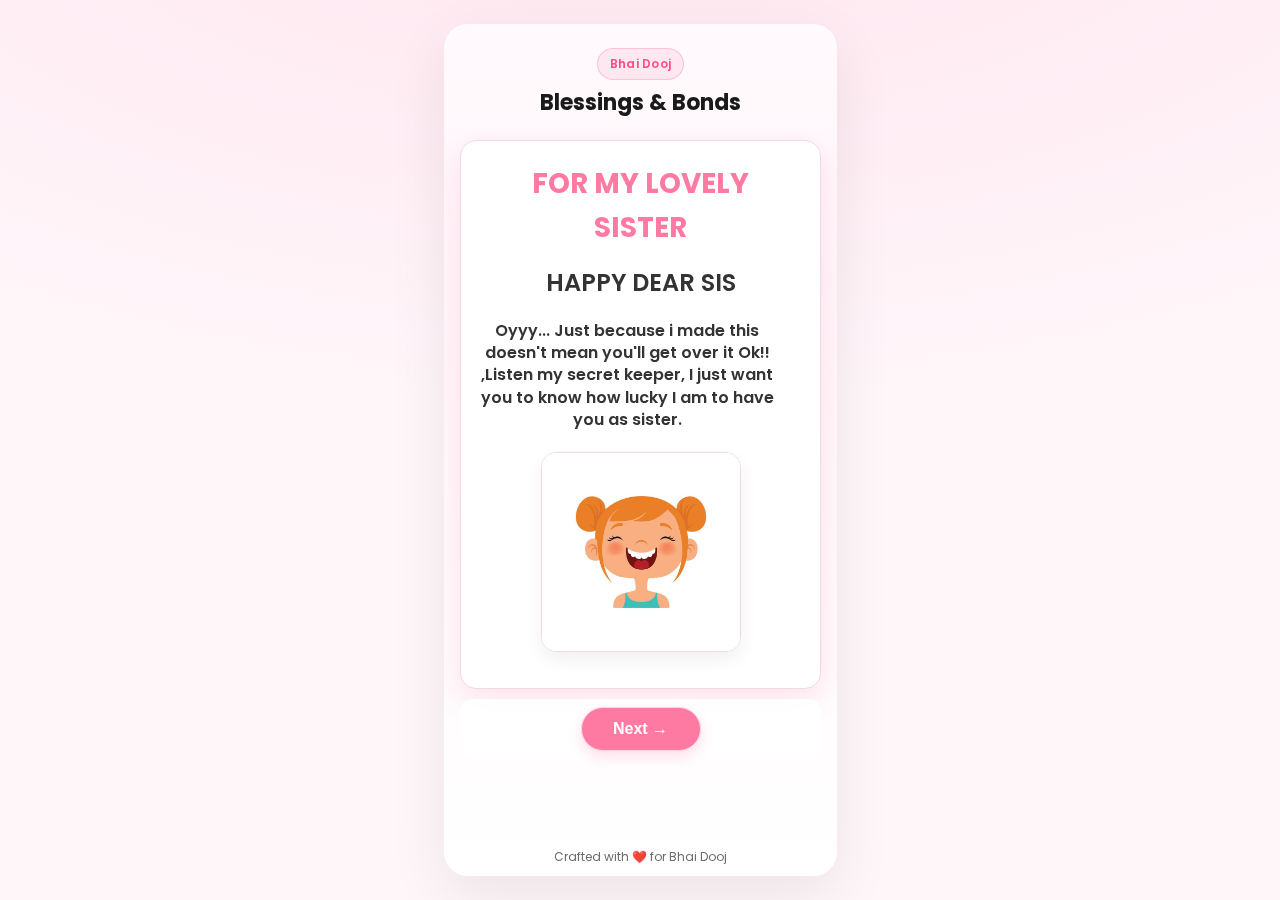
<file: index.html>
<!DOCTYPE html>
<html lang="en">
  <head>
    <meta charset="utf-8" />
    <meta name="viewport" content="width=device-width, initial-scale=1, viewport-fit=cover" />
    <meta name="theme-color" content="#ff7aa2" />
    <title>Bhai Dooj</title>
    <link rel="preconnect" href="https://fonts.googleapis.com" />
    <link rel="preconnect" href="https://fonts.gstatic.com" crossorigin />
    <link href="https://fonts.googleapis.com/css2?family=Poppins:wght@300;400;600;700&display=swap" rel="stylesheet" />
    <link rel="stylesheet" href="styles.css" />
  </head>
  <body>
    <div id="app-viewport">
      <div id="app-root" role="application" aria-label="Bhai Dooj App" tabindex="-1">
        <header class="app-header">
          <div class="badge">Bhai Dooj</div>
          <h1 class="title">Blessings & Bonds</h1>
        </header>

        <main class="app-main">
          <!-- Page 1: Landing Page -->
          <div class="page-content" id="page1">
            <section class="landing">
              <div class="landing-title" style="font-size: 28px; font-weight: 700; color: #ff7aa2; text-align: center; margin: 10px 0; line-height: 1.2;">
                FOR MY LOVELY
              </div>
              <div style="font-size: 28px; font-weight: 700; color: #ff7aa2; text-align: center; margin: 0 0 20px 0; line-height: 1.2;">
                SISTER
              </div>
              <div style="font-size: 24px; font-weight: 600; color: #333; text-align: center; margin: 10px 0;">
                HAPPY DEAR SIS
              </div>
              
              <p class="landing-lead" style="font-size: 16px; color: #333; text-align: center; margin: 20px 0; line-height: 1.4; max-width: 300px;">
                Oyyy... Just because i made this doesn't mean you'll get over it Ok!! ,Listen my secret keeper, I just want you to know how lucky I am to have you as sister.
              </p>
              <img class="landing-img" src="jI3ylnP2.jpg" alt="Brother and Sister" style="width: 200px; height: auto; display: block; margin: 20px auto; border-radius: 15px;" />
            </section>

            <div class="bottom-cta" style="margin-top: 10px;">
              <button class="btn light" id="btnNext" style="background: #ff7aa2; color: white; padding: 12px 24px; border-radius: 25px; font-size: 16px; font-weight: 600;">Next →</button>
            </div>
          </div>

          <!-- Page 2: Game Page -->
          <div class="page-content" id="page2" style="display: none;">
            <section class="game-section">
              <div class="game-info">
                <div class="player-info">
                  <div class="player boy-player">
                    <img src="k9_ikIy4.jpg" alt="Boy" class="player-avatar" />
                    <span class="player-name">AI Brother</span>
                  </div>
                  <div class="vs">VS</div>
                  <div class="player girl-player">
                    <img src="jI3ylnP2.jpg" alt="Girl" class="player-avatar" />
                    <span class="player-name">Sister</span>
                  </div>
                </div>
                <div class="current-player" id="currentPlayer">Sister's Turn</div>
              </div>
              
              <div class="task-description">
                <h3>🎯 Sister's Mission</h3>
                <p class="task-text">
                  <strong>Beat your annoying brother!</strong> He thinks he's so smart with his "brain" 
                  but you're going to show him who's really the clever one! 😤
                </p>
                <p class="task-text">
                  Win this game and prove that sisters are always smarter than brothers! 
                  Make him eat his digital dust! 💪✨
                </p>
                <div class="win-condition">
                  <span class="win-text">🏆 Win the game to unlock the next page! 🏆</span>
                </div>
              </div>
              
              <div class="game-board" id="gameBoard">
                <div class="cell" data-index="0"></div>
                <div class="cell" data-index="1"></div>
                <div class="cell" data-index="2"></div>
                <div class="cell" data-index="3"></div>
                <div class="cell" data-index="4"></div>
                <div class="cell" data-index="5"></div>
                <div class="cell" data-index="6"></div>
                <div class="cell" data-index="7"></div>
                <div class="cell" data-index="8"></div>
              </div>
              
              <div class="game-controls">
                <button class="btn primary" id="nextPage" style="display: none;">Next</button>
                <button class="btn secondary" id="playAgain" style="display: none;">Play Again</button>
                <button class="btn ghost" id="backToHome">Back</button>
              </div>
              
              <div class="game-result" id="gameResult" style="display: none;">
                <h3 id="resultText"></h3>
              </div>
            </section>
          </div>

          <!-- Page 3: Letter Page -->
          <div class="page-content" id="page3" style="display: none;">
            <div class="letter-page">
              <div class="letter-card">
                <div class="shinchan-character">
                  <img src="oC_Y2hO0-removebg-preview.png" alt="Shin-chan" class="shinchan-img" />
                </div>
                
                <div class="letter-header">
                  <h1 class="letter-title">A LETTER</h1>
                  <h2 class="letter-subtitle">FROM YOUR BHAI</h2>
                  <div class="star-divider">✦</div>
                </div>
                
                <div class="letter-body">
                  <p class="greeting">Dear Sister 💖✨</p>
                  
                  <p class="letter-message">
                    I just want to remind you how special you are to me. 
                    May your life shine as bright as your smile, and may 
                    chocolates always find their way to you 🍫
                  </p>
                  
                  <div class="sparkles">✨ ✨</div>
                  
                  <p class="signature">- With love, your brother</p>
                  
                  <div class="envelope-icon">💌</div>
                </div>
              </div>
              
              <div class="happy-badge">
                <div class="badge-content">
                  <span class="badge-top">HAPPY</span>
                  <div class="badge-heart">❤️</div>
                  <span class="badge-bottom">BHAI DOOJ</span>
                </div>
              </div>
              
              <div class="letter-controls">
                <button class="btn back-btn" id="backToGame">← Back</button>
                <button class="btn next-btn" id="nextPage">Next →</button>
              </div>
            </div>
          </div>

          <!-- Page 4: Next Page -->
          <div class="page-content" id="page4" style="display: none;">
            <div class="next-page-container">
              <div class="next-page-content">
                <h1 class="next-page-title">🎉 Congratulations! 🎉</h1>
                <p class="next-page-message">
                  You've completed the Bhai Dooj journey! 
                  The bond between siblings is truly special.
                </p>
                <div class="celebration-icons">
                  <span class="celebration-icon">🎊</span>
                  <span class="celebration-icon">🎉</span>
                  <span class="celebration-icon">💕</span>
                  <span class="celebration-icon">🎊</span>
                </div>
              </div>
              
              <div class="next-page-controls">
                <button class="btn back-btn" id="backToLetter">← Back</button>
                <button class="btn next-btn" id="backToHome">Home →</button>
              </div>
            </div>
          </div>
        </main>

        <footer class="app-footer">
          <small>Crafted with ❤️ for Bhai Dooj</small>
        </footer>
      </div>
    </div>

    <canvas id="confettiCanvas" aria-hidden="true"></canvas>
    <script src="app.js"></script>
  </body>
</html>
</file>
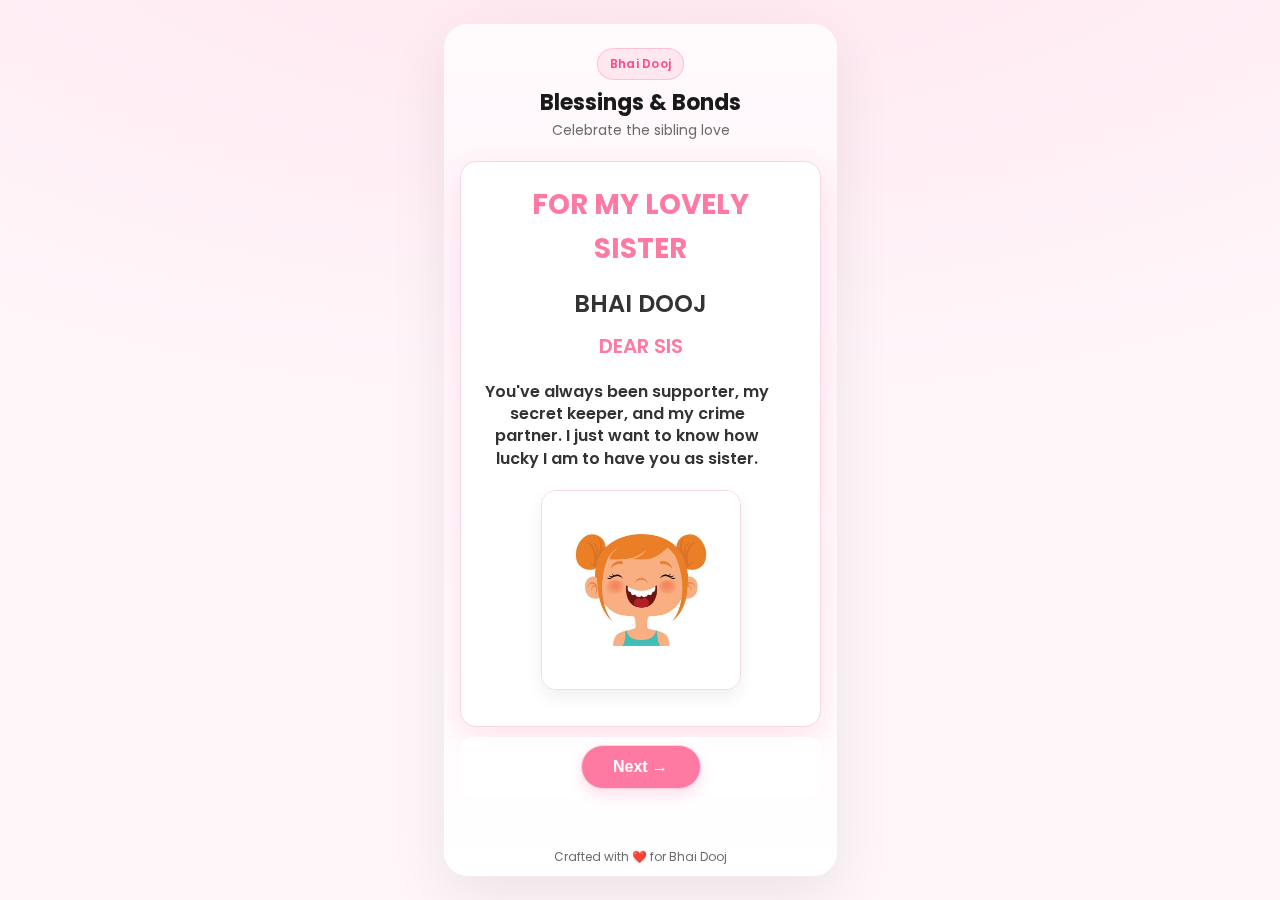
<file: app.html>
<!DOCTYPE html>
<html lang="en">
  <head>
    <meta charset="utf-8" />
    <meta name="viewport" content="width=device-width, initial-scale=1, viewport-fit=cover" />
    <meta name="theme-color" content="#ff7aa2" />
    <title>Bhai Dooj</title>
    <link rel="preconnect" href="https://fonts.googleapis.com" />
    <link rel="preconnect" href="https://fonts.gstatic.com" crossorigin />
    <link href="https://fonts.googleapis.com/css2?family=Poppins:wght@300;400;600;700&display=swap" rel="stylesheet" />
    <link rel="stylesheet" href="styles.css" />
  </head>
  <body>
    <div id="app-viewport">
      <div id="app-root" role="application" aria-label="Bhai Dooj App" tabindex="-1">
        <header class="app-header">
          <div class="badge">Bhai Dooj</div>
          <h1 class="title">Blessings & Bonds</h1>
          <p class="subtitle">Celebrate the sibling love</p>
        </header>

        <main class="app-main">
          <!-- Page 1: Landing Page -->
          <div class="page-content" id="page1">
            <section class="landing">
              <div class="landing-title" style="font-size: 28px; font-weight: 700; color: #ff7aa2; text-align: center; margin: 10px 0; line-height: 1.2;">
                FOR MY LOVELY
              </div>
              <div style="font-size: 28px; font-weight: 700; color: #ff7aa2; text-align: center; margin: 0 0 20px 0; line-height: 1.2;">
                SISTER
              </div>
              <div style="font-size: 24px; font-weight: 600; color: #333; text-align: center; margin: 10px 0;">
                BHAI DOOJ
              </div>
              <div style="font-size: 20px; font-weight: 600; color: #ff7aa2; text-align: center; margin: 10px 0;">
                DEAR SIS
              </div>
              <p class="landing-lead" style="font-size: 16px; color: #333; text-align: center; margin: 20px 0; line-height: 1.4; max-width: 300px;">
                You've always been supporter, my secret keeper, and my crime partner. I just want to know how lucky I am to have you as sister.
              </p>
              <img class="landing-img" src="jI3ylnP2.jpg" alt="Brother and Sister" style="width: 200px; height: auto; display: block; margin: 20px auto; border-radius: 15px;" />
            </section>

            <div class="bottom-cta" style="margin-top: 10px;">
              <button class="btn light" id="btnNext" style="background: #ff7aa2; color: white; padding: 12px 24px; border-radius: 25px; font-size: 16px; font-weight: 600;">Next →</button>
            </div>
          </div>

          <!-- Page 2: Game Page -->
          <div class="page-content" id="page2" style="display: none;">
            <section class="game-section">
              <div class="game-info">
                <div class="player-info">
                  <div class="player boy-player">
                    <img src="k9_ikIy4.jpg" alt="Boy" class="player-avatar" />
                    <span class="player-name">AI Brother</span>
                  </div>
                  <div class="vs">VS</div>
                  <div class="player girl-player">
                    <img src="jI3ylnP2.jpg" alt="Girl" class="player-avatar" />
                    <span class="player-name">Sister</span>
                  </div>
                </div>
                <div class="current-player" id="currentPlayer">Sister's Turn</div>
              </div>
              
              <div class="task-description">
                <h3>🎯 Sister's Mission</h3>
                <p class="task-text">
                  <strong>Beat your annoying brother!</strong> He thinks he's so smart with his "brain" 
                  but you're going to show him who's really the clever one! 😤
                </p>
                <p class="task-text">
                  Win this game and prove that sisters are always smarter than brothers! 
                  Make him eat his digital dust! 💪✨
                </p>
                <div class="win-condition">
                  <span class="win-text">🏆 Win the game to unlock the next page! 🏆</span>
                </div>
              </div>
              
              <div class="game-board" id="gameBoard">
                <div class="cell" data-index="0"></div>
                <div class="cell" data-index="1"></div>
                <div class="cell" data-index="2"></div>
                <div class="cell" data-index="3"></div>
                <div class="cell" data-index="4"></div>
                <div class="cell" data-index="5"></div>
                <div class="cell" data-index="6"></div>
                <div class="cell" data-index="7"></div>
                <div class="cell" data-index="8"></div>
              </div>
              
              <div class="game-controls">
                <button class="btn primary" id="nextPage" style="display: none;">Next</button>
                <button class="btn secondary" id="playAgain" style="display: none;">Play Again</button>
                <button class="btn ghost" id="backToHome">Back</button>
              </div>
              
              <div class="game-result" id="gameResult" style="display: none;">
                <h3 id="resultText"></h3>
              </div>
            </section>
          </div>

          <!-- Page 3: Letter Page -->
          <div class="page-content" id="page3" style="display: none;">
            <div class="letter-page">
              <div class="letter-card">
                <div class="shinchan-character">
                  <img src="oC_Y2hO0-removebg-preview.png" alt="Shin-chan" class="shinchan-img" />
                </div>
                
                <div class="letter-header">
                  <h1 class="letter-title">A LETTER</h1>
                  <h2 class="letter-subtitle">FROM YOUR BHAI</h2>
                  <div class="star-divider">✦</div>
                </div>
                
                <div class="letter-body">
                  <p class="greeting">Dear Sister 💖✨</p>
                  
                  <p class="letter-message">
                    I just want to remind you how special you are to me. 
                    May your life shine as bright as your smile, and may 
                    chocolates always find their way to you 🍫
                  </p>
                  
                  <div class="sparkles">✨ ✨</div>
                  
                  <p class="signature">- With love, your brother</p>
                  
                  <div class="envelope-icon">💌</div>
                </div>
              </div>
              
              <div class="happy-badge">
                <div class="badge-content">
                  <span class="badge-top">HAPPY</span>
                  <div class="badge-heart">❤️</div>
                  <span class="badge-bottom">BHAI DOOJ</span>
                </div>
              </div>
              
              <div class="letter-controls">
                <button class="btn back-btn" id="backToGame">← Back</button>
                <button class="btn next-btn" id="nextPage">Next →</button>
              </div>
            </div>
          </div>

          <!-- Page 4: Next Page -->
          <div class="page-content" id="page4" style="display: none;">
            <div class="next-page-container">
              <div class="next-page-content">
                <h1 class="next-page-title">🎉 Congratulations! 🎉</h1>
                <p class="next-page-message">
                  You've completed the Bhai Dooj journey! 
                  The bond between siblings is truly special.
                </p>
                <div class="celebration-icons">
                  <span class="celebration-icon">🎊</span>
                  <span class="celebration-icon">🎉</span>
                  <span class="celebration-icon">💕</span>
                  <span class="celebration-icon">🎊</span>
                </div>
              </div>
              
              <div class="next-page-controls">
                <button class="btn back-btn" id="backToLetter">← Back</button>
                <button class="btn next-btn" id="backToHome">Home →</button>
              </div>
            </div>
          </div>
        </main>

        <footer class="app-footer">
          <small>Crafted with ❤️ for Bhai Dooj</small>
        </footer>
      </div>
    </div>

    <canvas id="confettiCanvas" aria-hidden="true"></canvas>
    <script src="app.js"></script>
  </body>
</html>
</file>
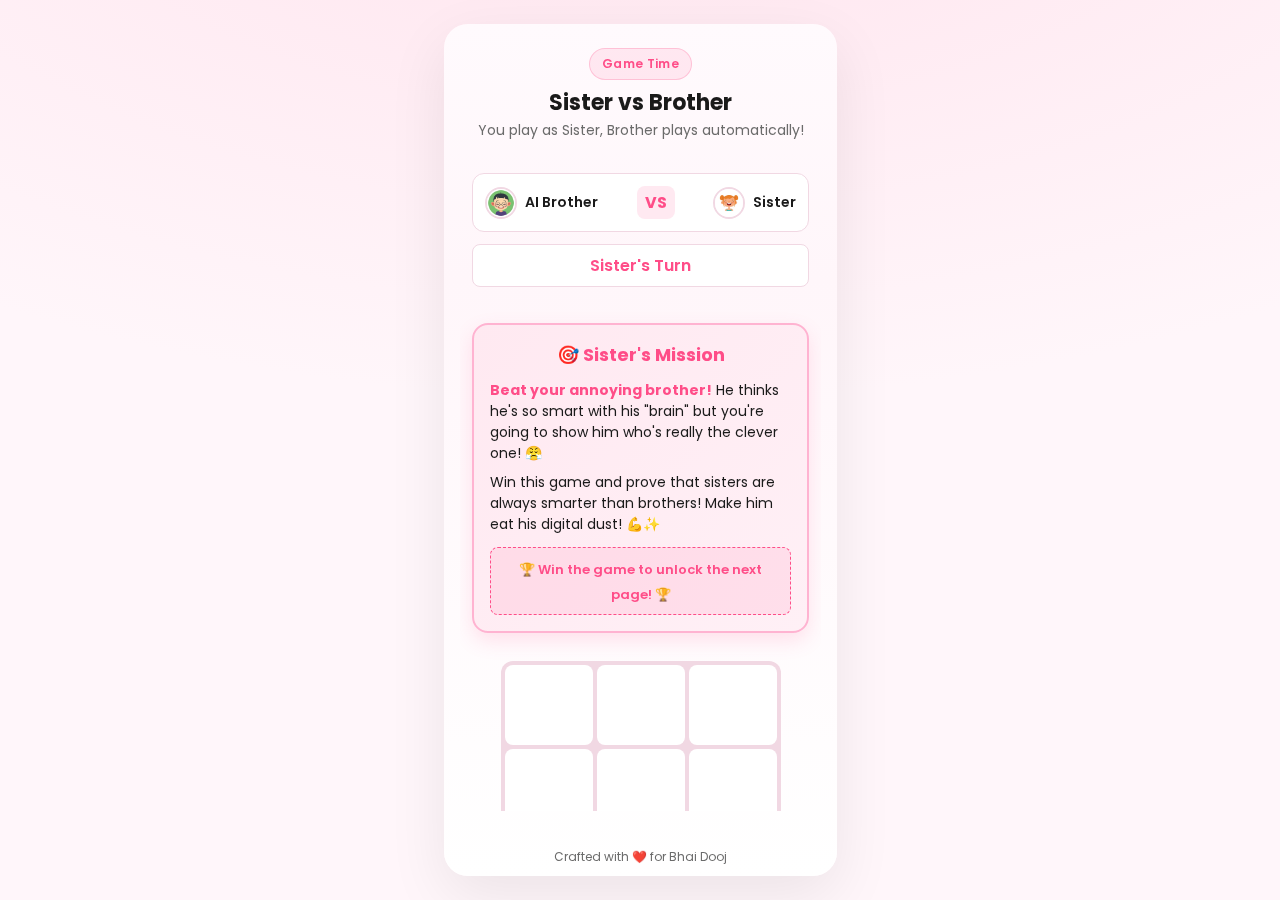
<file: page2.html>
<!DOCTYPE html>
<html lang="en">
  <head>
    <meta charset="utf-8" />
    <meta name="viewport" content="width=device-width, initial-scale=1, viewport-fit=cover" />
    <title>Bhai Dooj - Tic Tac Toe</title>
    <link href="https://fonts.googleapis.com/css2?family=Poppins:wght@300;400;600;700&display=swap" rel="stylesheet" />
    <link rel="stylesheet" href="styles.css" />
  </head>
  <body>
    <div id="app-viewport">
      <div id="app-root">
        <header class="app-header">
          <div class="badge">Game Time</div>
          <h1 class="title">Sister vs Brother</h1>
          <p class="subtitle">You play as Sister, Brother plays automatically!</p>
        </header>
        <main class="app-main">
          <section class="game-section">
            <div class="game-info">
              <div class="player-info">
                <div class="player boy-player">
                  <img src="k9_ikIy4.jpg" alt="Boy" class="player-avatar" />
                  <span class="player-name">AI Brother</span>
                </div>
                <div class="vs">VS</div>
                <div class="player girl-player">
                  <img src="jI3ylnP2.jpg" alt="Girl" class="player-avatar" />
                  <span class="player-name">Sister</span>
                </div>
              </div>
            <div class="current-player" id="currentPlayer">Sister's Turn</div>
          </div>

          <div class="task-description">
            <h3>🎯 Sister's Mission</h3>
            <p class="task-text">
              <strong>Beat your annoying brother!</strong> He thinks he's so smart with his "brain"
              but you're going to show him who's really the clever one! 😤
            </p>
            <p class="task-text">
              Win this game and prove that sisters are always smarter than brothers!
              Make him eat his digital dust! 💪✨
            </p>
            <div class="win-condition">
              <span class="win-text">🏆 Win the game to unlock the next page! 🏆</span>
            </div>
          </div>

            <div class="game-board" id="gameBoard">
              <div class="cell" data-index="0"></div>
              <div class="cell" data-index="1"></div>
              <div class="cell" data-index="2"></div>
              <div class="cell" data-index="3"></div>
              <div class="cell" data-index="4"></div>
              <div class="cell" data-index="5"></div>
              <div class="cell" data-index="6"></div>
              <div class="cell" data-index="7"></div>
              <div class="cell" data-index="8"></div>
            </div>

            <div class="game-controls">
              <button class="btn primary" id="nextPage" style="display: none;">Next</button>
            <button class="btn secondary" id="playAgain" style="display: none;">Try Again</button>
              <button class="btn ghost" id="backToHome">Back</button>
            </div>

            <div class="game-result" id="gameResult" style="display: none;">
              <h3 id="resultText"></h3>
            </div>
          </section>
        </main>
        <footer class="app-footer">
          <small>Crafted with ❤️ for Bhai Dooj</small>
        </footer>
      </div>
    </div>
    <script src="app.js"></script>
    <script src="game.js"></script>
  </body>
  </html>
</file>
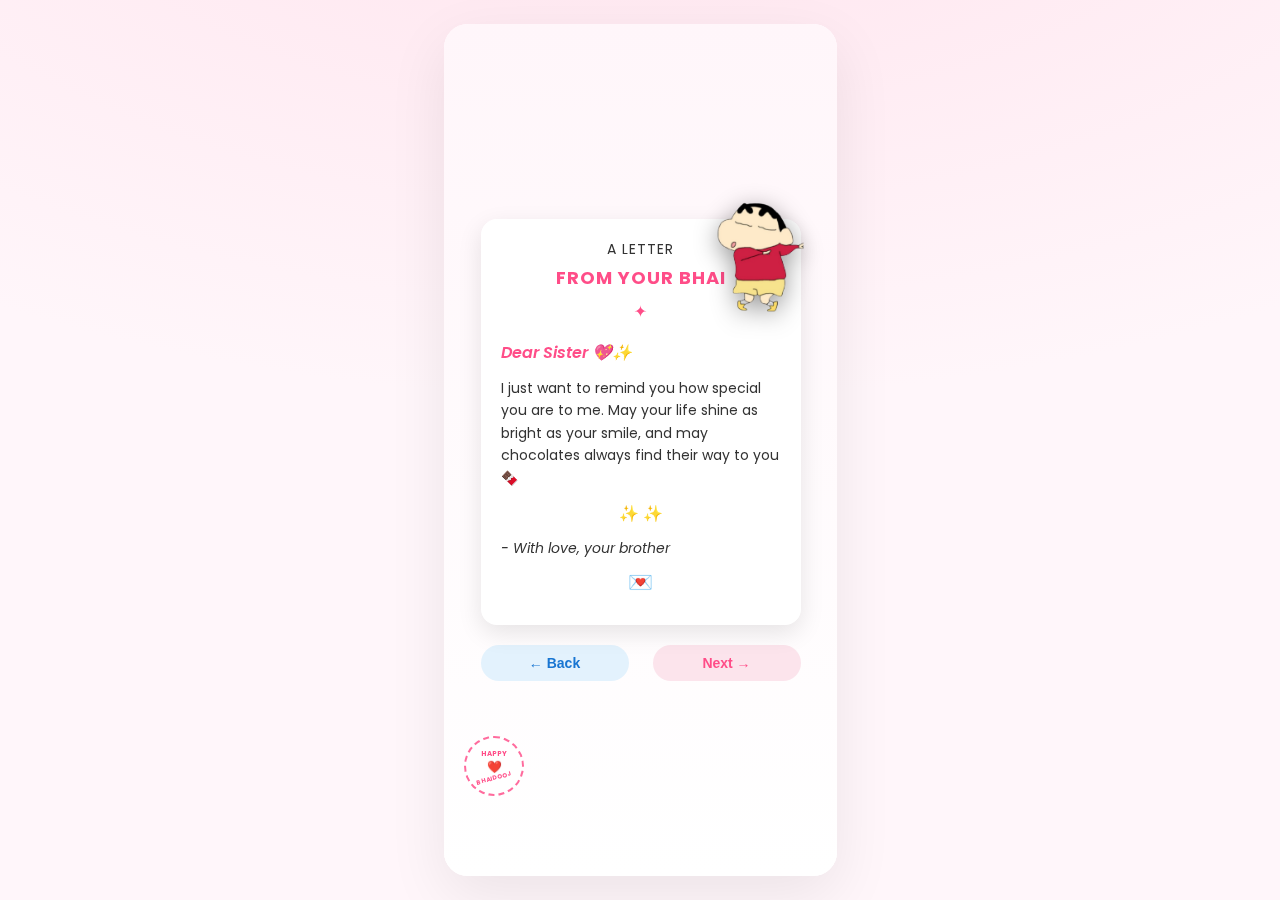
<file: page3.html>
<!DOCTYPE html>
<html lang="en">
  <head>
    <meta charset="utf-8" />
    <meta name="viewport" content="width=device-width, initial-scale=1, viewport-fit=cover" />
    <title>Bhai Dooj - Letter from Brother</title>
    <link href="https://fonts.googleapis.com/css2?family=Poppins:wght@300;400;600;700&display=swap" rel="stylesheet" />
    <link rel="stylesheet" href="styles.css" />
  </head>
  <body>
    <div id="app-viewport">
      <div id="app-root">
        <div class="letter-page">
          <div class="letter-card">
            <div class="shinchan-character">
              <img src="oC_Y2hO0-removebg-preview.png" alt="Shin-chan" class="shinchan-img" />
            </div>
            
            <div class="letter-header">
              <h1 class="letter-title">A LETTER</h1>
              <h2 class="letter-subtitle">FROM YOUR BHAI</h2>
              <div class="star-divider">✦</div>
            </div>
            
            <div class="letter-body">
              <p class="greeting">Dear Sister 💖✨</p>
              
              <p class="letter-message">
                I just want to remind you how special you are to me. 
                May your life shine as bright as your smile, and may 
                chocolates always find their way to you 🍫
              </p>
              
              <div class="sparkles">✨ ✨</div>
              
              <p class="signature">- With love, your brother</p>
              
              <div class="envelope-icon">💌</div>
            </div>
          </div>
          
          <div class="happy-badge">
            <div class="badge-content">
              <span class="badge-top">HAPPY</span>
              <div class="badge-heart">❤️</div>
              <span class="badge-bottom">BHAI DOOJ</span>
            </div>
          </div>
          
          <div class="letter-controls">
            <button class="btn back-btn" id="backToGame">← Back</button>
            <button class="btn next-btn" id="nextPage">Next →</button>
          </div>
        </div>
      </div>
    </div>
    <script src="app.js"></script>
  </body>
</html>
</file>
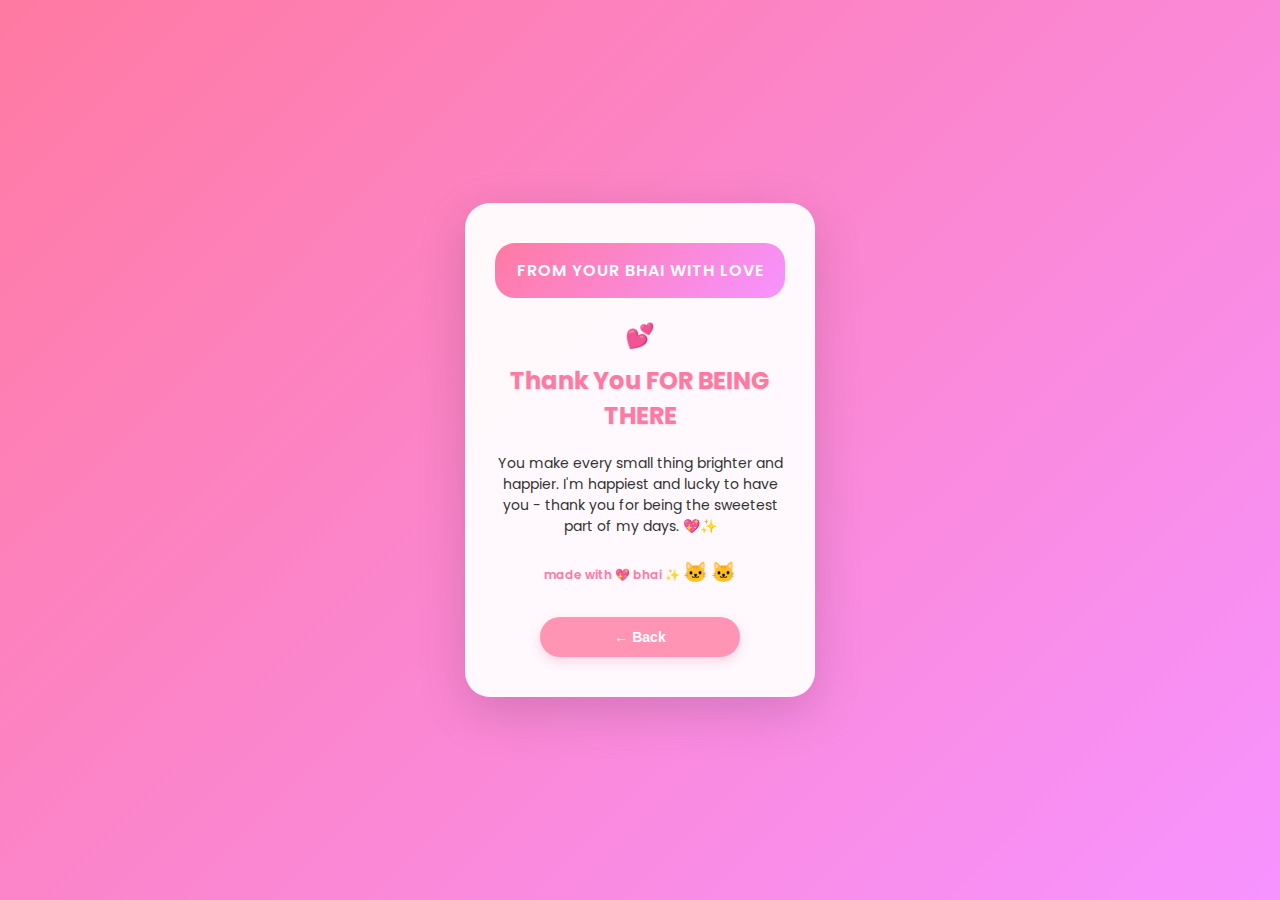
<file: page5.html>
<!DOCTYPE html>
<html lang="en">
  <head>
    <meta charset="utf-8" />
    <meta name="viewport" content="width=device-width, initial-scale=1, viewport-fit=cover" />
    <title>Bhai Dooj - Thank You</title>
    <link href="https://fonts.googleapis.com/css2?family=Poppins:wght@300;400;600;700&display=swap" rel="stylesheet" />
    <link rel="stylesheet" href="styles.css" />
    <link href="https://fonts.googleapis.com/css2?family=Noto+Sans+Devanagari:wght@400;500;700&display=swap" rel="stylesheet">
    <style>
      body {
        margin: 0;
        padding: 0;
        font-family: 'Poppins', sans-serif;
        background: linear-gradient(135deg, #ff7aa2, #f793ff);
        height: 100vh;
        display: flex;
        align-items: center;
        justify-content: center;
        overflow: hidden;
      }
      .thank-you-container {
        background: rgba(255, 255, 255, 0.95);
        border-radius: 25px;
        padding: 40px 30px;
        max-width: 350px;
        width: 90%;
        text-align: center;
        box-shadow: 0 15px 50px rgba(0, 0, 0, 0.15);
        position: relative;
      }
      .header-banner {
        background: linear-gradient(135deg, #ff7aa2, #f793ff);
        color: white;
        padding: 15px 20px;
        border-radius: 20px;
        margin-bottom: 20px;
        font-size: 16px;
        font-weight: 600;
        text-transform: uppercase;
        letter-spacing: 1px;
      }
      .thank-you-title {
        font-size: 24px;
        font-weight: 700;
        color: #ff7aa2;
        margin: 10px 0;
        text-shadow: 0 1px 2px rgba(0,0,0,0.1);
      }
      .thank-you-message {
        font-size: 14px;
        color: #333;
        line-height: 1.5;
        margin: 20px 0;
        font-weight: 400;
      }
      .hearts {
        font-size: 24px;
        color: #ff7aa2;
        margin: 10px 0;
      }
      .footer-text {
        font-size: 12px;
        color: #ff7aa2;
        margin-top: 20px;
        font-weight: 600;
      }
      .back-btn {
        display: block;
        margin: 30px auto 0;
        background: rgba(255, 122, 162, 0.8);
        color: white;
        border: none;
        padding: 12px 24px;
        border-radius: 25px;
        font-size: 14px;
        font-weight: 600;
        cursor: pointer;
        transition: all 0.3s ease;
        box-shadow: 0 4px 12px rgba(255, 122, 162, 0.3);
        width: 100%;
        max-width: 200px;
      }
      .back-btn:hover {
        background: #ff7aa2;
        transform: translateY(-2px);
        box-shadow: 0 6px 16px rgba(255, 122, 162, 0.4);
      }
      .emoji {
        font-size: 20px;
      }
    </style>
  </head>
  <body>
    <div class="thank-you-container">
      <div class="header-banner">FROM YOUR BHAI WITH LOVE</div>
      <div class="hearts">💕</div>
      <h1 class="thank-you-title">Thank You FOR BEING THERE</h1>
      <p class="thank-you-message">
        You make every small thing brighter and happier. I'm happiest and lucky to have you - thank you for being the sweetest part of my days. 💖✨
      </p>
      <div class="footer-text">
        made with 💖 bhai ✨ <span class="emoji">🐱</span> <span class="emoji">🐱</span>
      </div>
      <button class="back-btn" onclick="window.location.href='page4.html'">← Back</button>
    </div>
  </body>
</html>
</file>
<file: styles.css>
:root {
  --bg: #fff6fa;
  --text: #1a1a1a;
  --muted: #6b6b6b;
  --primary: #ff4d88;
  --primary-600: #ff3a7b;
  --accent: #ffd166;
  --card: #ffffff;
  --shadow: 0 10px 30px rgba(255, 77, 136, 0.15);
}

* { box-sizing: border-box; }
html, body { height: 100%; }
body {
  margin: 0;
  font-family: 'Poppins', system-ui, -apple-system, Segoe UI, Roboto, Arial, sans-serif;
  color: var(--text);
  background: radial-gradient(1200px 600px at 50% -200px, #ffe3ed, var(--bg));
  -webkit-font-smoothing: antialiased;
  -moz-osx-font-smoothing: grayscale;
}

/* Fixed aspect viewport (393x852) scaling */
#app-viewport {
  position: fixed;
  inset: 0;
  display: flex;
  align-items: center;
  justify-content: center;
  overflow: hidden;
  padding: 10px;
  box-sizing: border-box;
}

#app-root {
  width: 393px;
  height: 852px;
  background: linear-gradient(180deg, #fffafd 0%, #fff6fa 30%, #fff 100%);
  border-radius: 24px;
  box-shadow: 0 20px 60px rgba(0,0,0,0.08);
  position: relative;
  overflow-y: auto;
  overflow-x: hidden;
  display: flex;
  flex-direction: column;
  max-width: 100%;
  max-height: 100%;
}

/* Fit to viewport by scaling */
@media (min-width: 1px) {
  #app-root { transform-origin: center; }
  #app-viewport { --scale: 1; }
}

/* JS will update --scale; fallback below for simple auto-fit */
#app-root { will-change: transform; }

.app-header {
  padding: 24px 20px 8px;
  text-align: center;
}
.badge {
  display: inline-block;
  padding: 6px 12px;
  background: rgba(255, 77, 136, 0.1);
  color: var(--primary);
  border: 1px solid rgba(255, 77, 136, 0.25);
  border-radius: 999px;
  font-size: 12px;
  font-weight: 600;
  letter-spacing: 0.3px;
}
.title { margin: 10px 0 4px; font-size: 22px; line-height: 1.2; }
.subtitle { margin: 0; color: var(--muted); font-weight: 400; font-size: 14px; }

.app-main { 
  padding: 12px 16px 24px; 
  flex: 1; 
  overflow-y: auto; 
  display: flex; 
  flex-direction: column;
}

.landing { background: var(--card); border: 1px solid #f1d8e3; border-radius: 16px; padding: 16px; box-shadow: var(--shadow); }
.landing-title { margin: 0 0 6px; font-size: 20px; }
.landing-lead { margin: 0 0 8px; color: var(--primary); font-weight: 600; }
.landing-copy { margin: 0 0 12px; color: var(--text); font-size: 14px; line-height: 1.6; }
.landing-img { display: block; max-width: 70%; height: auto; margin: 8px auto 0; border-radius: 12px; border: 1px solid #f1d8e3; box-shadow: 0 8px 18px rgba(0,0,0,.06); object-fit: cover; }

.bottom-cta { 
  position: sticky; 
  bottom: 10px; 
  z-index: 5; 
  margin-top: 12px; 
  display: flex; 
  justify-content: center;
  background: rgba(255, 255, 255, 0.9);
  backdrop-filter: blur(4px);
  padding: 8px 0;
  border-radius: 12px;
}
.btn.light { background: #ffe9f1; color: var(--primary); border: 1px solid #ffd1e1; box-shadow: 0 6px 14px rgba(255,77,136,.18); padding: 10px 18px; }
.btn.light:hover { background: #ffdfee; }
.bottom-cta .btn { min-width: 120px; }

.landing-gif { 
  display: flex; 
  justify-content: center; 
  align-items: center; 
  margin-top: 16px; 
  padding: 8px;
  background: #fff;
  border-radius: 12px;
  border: 1px solid #f1d8e3;
}
.landing-gif .gif { 
  width: 200px; 
  height: auto; 
  border-radius: 8px; 
  display: block;
  max-width: 100%;
}

.hero {
  position: relative;
  background: linear-gradient(180deg, #fff0f6 0%, #ffffff 100%);
  border: 1px solid #ffe0ec;
  border-radius: 20px;
  padding: 16px;
  box-shadow: var(--shadow);
}
.hero-art { position: relative; height: 180px; border-radius: 16px; overflow: hidden; }
.diya {
  position: absolute; bottom: 18px; left: 50%; transform: translateX(-50%);
  width: 110px; height: 60px; background: #ff9bbd; border-radius: 60px 60px 10px 10px;
  box-shadow: inset 0 6px 12px rgba(255,255,255,0.7), 0 10px 20px rgba(255, 77, 136, 0.25);
}
.diya::before {
  content: ""; position: absolute; top: -26px; left: 50%; transform: translateX(-50%);
  width: 12px; height: 26px; background: linear-gradient(180deg, #ffd166, #ff8a00);
  border-radius: 8px;
  filter: blur(0.2px);
  animation: flicker 1.1s infinite ease-in-out;
}
@keyframes flicker {
  0%,100% { transform: translateX(-50%) scaleY(1); opacity: .95; }
  50% { transform: translateX(-50%) scaleY(1.15); opacity: .7; }
}
.rangoli {
  position: absolute; inset: 0; background:
    radial-gradient( circle at 20% 30%, rgba(255,77,136,.25), transparent 40%),
    radial-gradient( circle at 80% 70%, rgba(255,209,102,.25), transparent 40%),
    radial-gradient( circle at 50% 50%, rgba(255,77,136,.15), transparent 55%);
}

.hero-text { text-align: center; margin-top: 14px; }
.hero-text h2 { margin: 0 0 6px; font-size: 20px; }
.hero-text p { margin: 0; color: var(--muted); font-size: 14px; }

.hero-actions { display: flex; gap: 10px; justify-content: center; margin-top: 14px; }

.btn {
  appearance: none; border: 0; cursor: pointer; border-radius: 12px; font-weight: 600;
  padding: 12px 16px; font-size: 14px; transition: transform .08s ease, box-shadow .2s ease, background .2s ease;
}
.btn:active { transform: translateY(1px) scale(0.995); }
.btn.primary { background: var(--primary); color: white; box-shadow: 0 8px 18px rgba(255,77,136,.35); }
.btn.primary:hover { background: var(--primary-600); }
.btn.ghost { background: #fff; color: var(--primary); border: 1px solid rgba(255,77,136,.3); }
.btn.secondary { background: #f8f9fa; color: var(--text); border: 1px solid #dee2e6; box-shadow: 0 4px 12px rgba(0,0,0,.1); }
.btn.secondary:hover { background: #e9ecef; }
.btn.small { padding: 10px 12px; font-size: 13px; }
.btn.full { width: 100%; }

.card { background: var(--card); border: 1px solid #f1d8e3; border-radius: 16px; padding: 14px; margin-top: 16px; box-shadow: var(--shadow); }
.label { display: block; font-size: 12px; color: var(--muted); margin-bottom: 6px; }
.input-row { display: flex; gap: 8px; }
.input {
  flex: 1; padding: 12px 12px; border-radius: 12px; border: 1px solid #e8c9d6; background: #fff; font-size: 14px;
}
.preview { margin-top: 10px; font-size: 14px; color: var(--text); background: #fff7fb; border: 1px dashed #f3b7cd; padding: 10px; border-radius: 12px; }

.app-footer { 
  position: relative; 
  bottom: auto; 
  width: 100%; 
  text-align: center; 
  color: var(--muted); 
  padding: 8px 0;
  margin-top: auto;
}
.app-footer small { font-size: 12px; }

#confettiCanvas { position: fixed; inset: 0; pointer-events: none; }

/* Tic Tac Toe Game Styles */
.game-section { 
  padding: 12px; 
  flex: 1; 
  display: flex; 
  flex-direction: column;
  overflow-y: auto;
}
.game-info { margin-bottom: 20px; }
.player-info { 
  display: flex; 
  align-items: center; 
  justify-content: space-between; 
  margin-bottom: 12px;
  background: #fff; 
  border-radius: 12px; 
  padding: 12px; 
  border: 1px solid #f1d8e3;
}
.player { display: flex; align-items: center; gap: 8px; }
.player-avatar { 
  width: 32px; 
  height: 32px; 
  border-radius: 50%; 
  object-fit: cover; 
  border: 2px solid #f1d8e3;
}
.player-name { font-weight: 600; font-size: 14px; }
.vs { 
  font-weight: 700; 
  color: var(--primary); 
  font-size: 16px;
  background: #ffe9f1;
  padding: 4px 8px;
  border-radius: 8px;
}
.current-player { 
  text-align: center; 
  font-weight: 600; 
  color: var(--primary); 
  background: #fff; 
  padding: 8px; 
  border-radius: 8px; 
  border: 1px solid #f1d8e3;
}

.game-board { 
  display: grid; 
  grid-template-columns: repeat(3, 1fr); 
  gap: 4px; 
  background: #f1d8e3; 
  border-radius: 12px; 
  padding: 4px; 
  margin: 12px auto;
  width: 280px;
  height: 280px;
}
.cell { 
  background: #fff; 
  border-radius: 8px; 
  display: flex; 
  align-items: center; 
  justify-content: center; 
  cursor: pointer; 
  transition: all 0.2s ease;
  position: relative;
  min-height: 80px;
}
.cell:hover { background: #ffe9f1; transform: scale(1.02); }
.cell.boy { background: #e3f2fd; }
.cell.girl { background: #fce4ec; }
.cell.boy::after, .cell.girl::after {
  content: '';
  width: 32px;
  height: 32px;
  border-radius: 50%;
  background-size: cover;
  background-position: center;
}
.cell.boy::after { background-image: url('k9_ikIy4.jpg'); }
.cell.girl::after { background-image: url('jI3ylnP2.jpg'); }

.game-controls { 
  display: flex; 
  gap: 10px; 
  justify-content: center; 
  margin-top: 16px; 
}
.game-result { 
  text-align: center; 
  margin-top: 16px; 
  padding: 12px; 
  background: #fff; 
  border-radius: 12px; 
  border: 1px solid #f1d8e3;
}
.game-result h3 { margin: 0; color: var(--primary); }

/* Task Description Styles */
.task-description {
  background: linear-gradient(135deg, #ffe9f1 0%, #fff0f6 100%);
  border: 2px solid #ffb3d1;
  border-radius: 16px;
  padding: 16px;
  margin: 16px 0;
  box-shadow: 0 8px 20px rgba(255, 77, 136, 0.15);
}

.task-description h3 {
  margin: 0 0 12px 0;
  color: var(--primary);
  font-size: 18px;
  text-align: center;
}

.task-text {
  margin: 8px 0;
  font-size: 14px;
  line-height: 1.5;
  color: var(--text);
}

.task-text strong {
  color: var(--primary);
  font-weight: 700;
}

.win-condition {
  text-align: center;
  margin-top: 12px;
  padding: 8px;
  background: rgba(255, 77, 136, 0.1);
  border-radius: 8px;
  border: 1px dashed var(--primary);
}

.win-text {
  font-weight: 600;
  color: var(--primary);
  font-size: 13px;
}

/* Unlocked button styles */
.btn.unlocked {
  background: linear-gradient(135deg, #ff6b9d, #ff8fab);
  color: white;
  box-shadow: 0 8px 20px rgba(255, 107, 157, 0.4);
  animation: pulse 2s infinite;
}

@keyframes pulse {
  0%, 100% { transform: scale(1); }
  50% { transform: scale(1.05); }
}

/* Letter Page Styles - Exact Match */
.letter-page {
  display: flex;
  flex-direction: column;
  align-items: center;
  justify-content: center;
  height: 100%;
  padding: 16px;
  box-sizing: border-box;
  background: linear-gradient(180deg, #fff6fa 0%, #ffffff 100%);
  position: relative;
}

.letter-card {
  position: relative;
  background: #ffffff;
  border-radius: 16px;
  padding: 20px;
  width: 100%;
  max-width: 320px;
  box-shadow: 0 8px 25px rgba(0, 0, 0, 0.1);
  margin-bottom: 20px;
}

.shinchan-character {
  position: absolute;
  top: -20px;
  right: -20px;
  width: 120px;
  height: 120px;
  z-index: 10;
}

.shinchan-img {
  width: 100%;
  height: 100%;
  object-fit: contain;
  filter: drop-shadow(0 6px 12px rgba(0,0,0,0.4));
  background: transparent;
}

.letter-header {
  text-align: center;
  margin-bottom: 16px;
}

.letter-title {
  font-size: 14px;
  font-weight: 400;
  color: #333;
  margin: 0 0 4px 0;
  text-transform: uppercase;
  letter-spacing: 1px;
}

.letter-subtitle {
  font-size: 18px;
  font-weight: 700;
  color: var(--primary);
  margin: 0 0 8px 0;
  text-transform: uppercase;
  letter-spacing: 1px;
}

.star-divider {
  font-size: 16px;
  color: var(--primary);
  margin: 8px 0;
}

.letter-body {
  position: relative;
  z-index: 5;
}

.greeting {
  font-size: 16px;
  font-weight: 600;
  color: var(--primary);
  margin: 0 0 12px 0;
  font-style: italic;
}

.letter-message {
  font-size: 14px;
  line-height: 1.6;
  color: #333;
  margin: 0 0 12px 0;
  text-align: left;
}

.sparkles {
  text-align: center;
  font-size: 16px;
  margin: 12px 0;
  color: #ffd700;
}

.signature {
  font-size: 14px;
  font-style: italic;
  color: #333;
  margin: 12px 0 8px 0;
  text-align: left;
}

.envelope-icon {
  text-align: center;
  font-size: 20px;
  margin: 8px 0;
}

.happy-badge {
  position: absolute;
  bottom: 80px;
  left: 20px;
  width: 60px;
  height: 60px;
  border: 2px dashed #ff6b9d;
  border-radius: 50%;
  display: flex;
  align-items: center;
  justify-content: center;
  background: rgba(255, 255, 255, 0.9);
  z-index: 10;
}

.badge-content {
  text-align: center;
  font-size: 8px;
  font-weight: 700;
  color: var(--primary);
  line-height: 1.1;
}

.badge-top {
  display: block;
  font-size: 7px;
}

.badge-heart {
  font-size: 12px;
  margin: 2px 0;
}

.badge-bottom {
  display: block;
  font-size: 6px;
  transform: rotate(-15deg);
}

.letter-controls {
  display: flex;
  gap: 12px;
  width: 100%;
  max-width: 320px;
  justify-content: space-between;
}

.back-btn {
  background: #e3f2fd;
  color: #1976d2;
  border: none;
  border-radius: 20px;
  padding: 10px 16px;
  font-size: 14px;
  font-weight: 600;
  flex: 1;
  margin-right: 6px;
}

.next-btn {
  background: #fce4ec;
  color: var(--primary);
  border: none;
  border-radius: 20px;
  padding: 10px 16px;
  font-size: 14px;
  font-weight: 600;
  flex: 1;
  margin-left: 6px;
}

/* Next Page Styles */
.next-page-container {
  display: flex;
  flex-direction: column;
  align-items: center;
  justify-content: center;
  height: 100%;
  padding: 20px;
  box-sizing: border-box;
  background: linear-gradient(135deg, #fff6fa 0%, #ffe9f1 100%);
}

.next-page-content {
  text-align: center;
  background: #ffffff;
  border-radius: 20px;
  padding: 30px;
  box-shadow: 0 10px 30px rgba(255, 77, 136, 0.2);
  margin-bottom: 20px;
  max-width: 300px;
}

.next-page-title {
  font-size: 24px;
  color: var(--primary);
  margin: 0 0 16px 0;
  font-weight: 700;
}

.next-page-message {
  font-size: 16px;
  color: var(--text);
  line-height: 1.6;
  margin: 0 0 20px 0;
}

.celebration-icons {
  display: flex;
  justify-content: center;
  gap: 12px;
  margin: 20px 0;
}

.celebration-icon {
  font-size: 24px;
  animation: bounce 1s infinite ease-in-out;
}

.celebration-icon:nth-child(2) {
  animation-delay: 0.2s;
}

.celebration-icon:nth-child(3) {
  animation-delay: 0.4s;
}

.celebration-icon:nth-child(4) {
  animation-delay: 0.6s;
}

.next-page-controls {
  display: flex;
  gap: 12px;
  width: 100%;
  max-width: 320px;
  justify-content: space-between;
}

/* Safe-area support */
@supports(padding:max(env(safe-area-inset-top),0px)){
  .app-header { padding-top: calc(24px + env(safe-area-inset-top)); }
}
</file>
